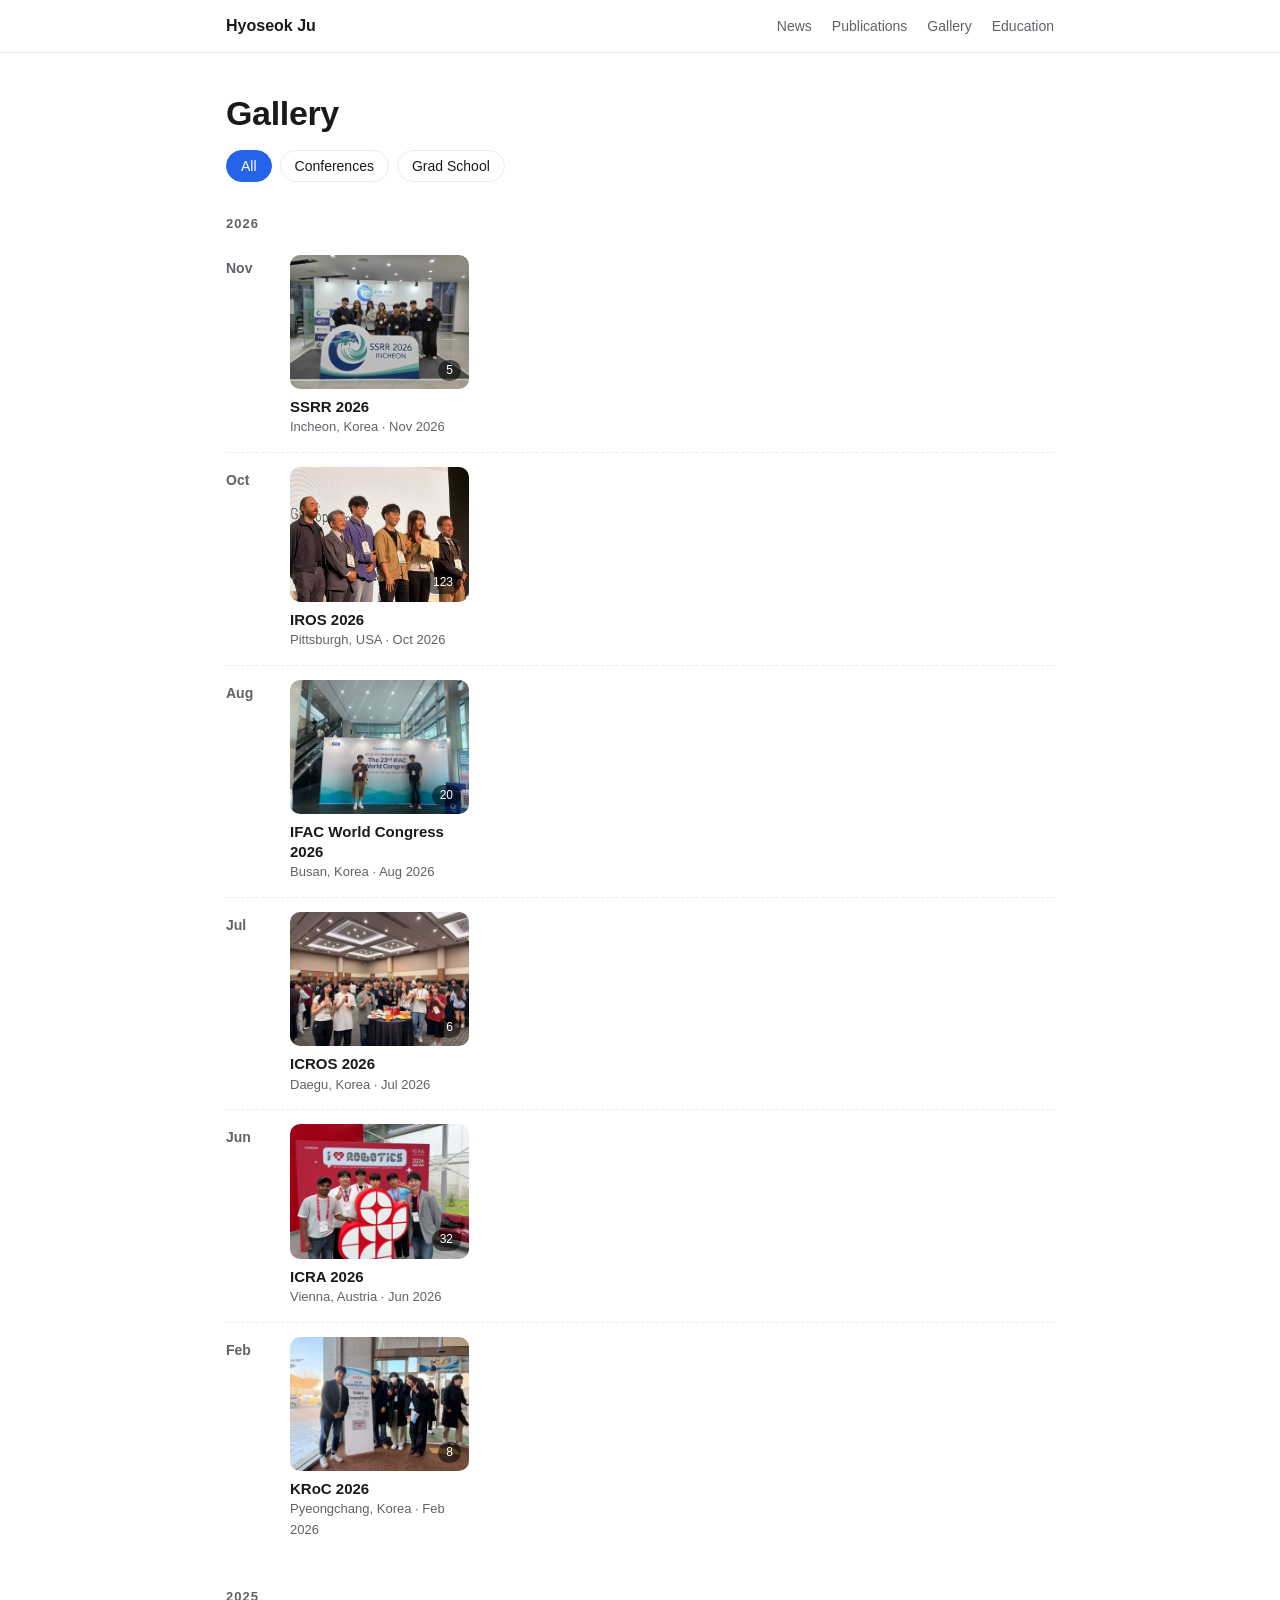
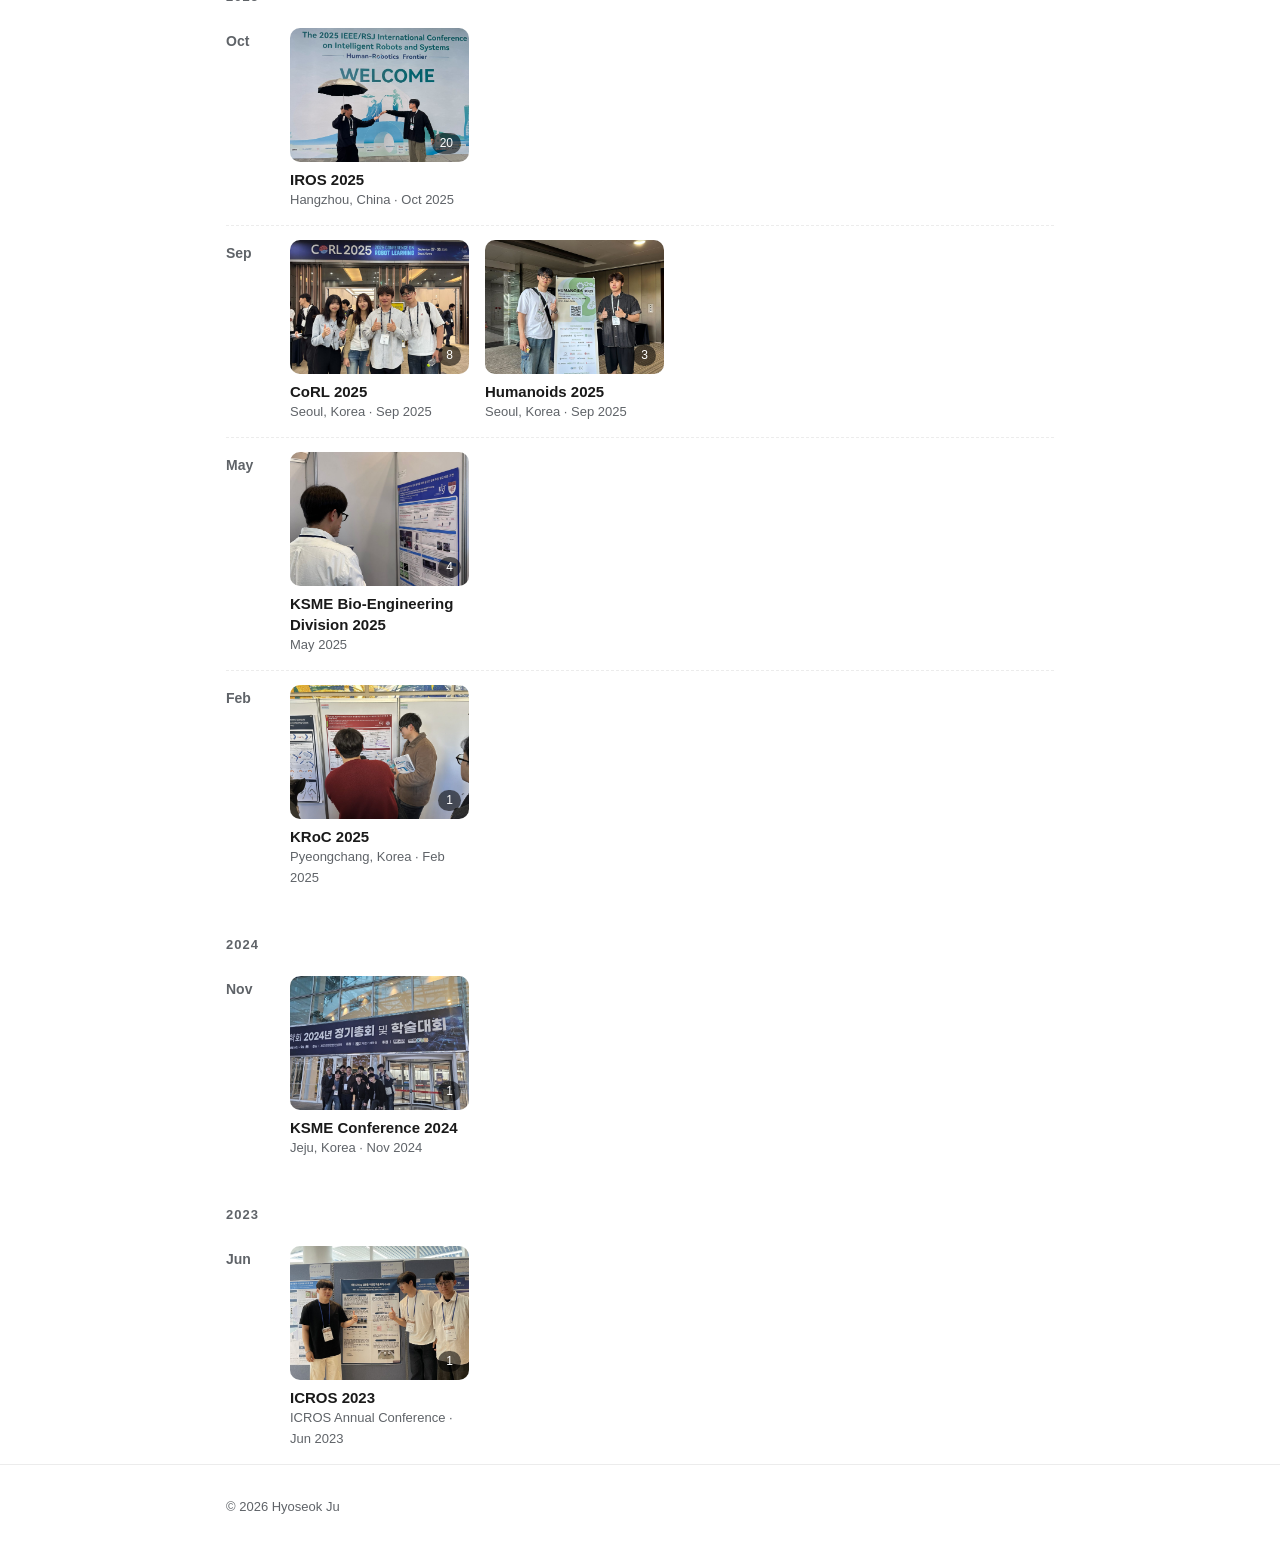
<file: gallery.html>
<!doctype html>
<html lang="en">
<head>
<meta charset="utf-8">
<meta name="viewport" content="width=device-width, initial-scale=1">
<title>Gallery · Hyoseok Ju</title>
<link rel="stylesheet" href="style.css">
</head>
<body>

<nav>
  <div class="wrap">
    <a class="brand" href="index.html">Hyoseok Ju</a>
    <a href="index.html#news">News</a>
    <a href="index.html#publications">Publications</a>
    <a href="gallery.html">Gallery</a>
    <a href="index.html#education">Education</a>
  </div>
</nav>

<main class="wrap">
  <div id="list">
    <h1 class="page-title">Gallery</h1>
    <div class="chips">
      <button data-tag="all" aria-pressed="true">All</button>
      <button data-tag="conferences" aria-pressed="false">Conferences</button>
      <button data-tag="grad-school" aria-pressed="false">Grad School</button>
      <button data-tag="personal" aria-pressed="false">Personal</button>
    </div>
    <div id="years"></div>
  </div>

  <div id="album" hidden>
    <a class="back" href="gallery.html">← All albums</a>
    <h1></h1>
    <p class="meta"></p>
    <div class="photos"></div>
    <div id="comments"></div>
  </div>
</main>

<footer>
  <div class="wrap">© 2026 Hyoseok Ju</div>
</footer>

<dialog id="lightbox">
  <button class="nav prev" aria-label="Previous">‹</button>
  <figure><div class="stage"></div><figcaption></figcaption></figure>
  <button class="nav next" aria-label="Next">›</button>
</dialog>

<script src="gallery-data.js"></script>
<script src="albums.js"></script>
<script>
  const $ = s => document.querySelector(s);
  const listEl = $('#list'), albumEl = $('#album'), photosEl = $('#album .photos'), box = $('#lightbox');

  let listTag = 'all';
  function renderList(tag) {
    listTag = tag;
    const list = sortedAlbums().filter(a => (unlocked || a.tag !== 'personal') && (tag === 'all' || a.tag === tag));
    const years = [...new Set(list.map(a => a.date.slice(0, 4)))];
    $('#years').innerHTML = years.map(y => {
      const inYear = list.filter(a => a.date.startsWith(y));
      const months = [...new Set(inYear.map(a => a.date.slice(5)))];   // '' for year-only albums
      return `<h2 class="year">${y}</h2>` + months.map(m => `
        <div class="month">
          <span>${m ? new Date(y, m - 1).toLocaleDateString('en-US', { month: 'short' }) : ''}</span>
          <div class="albums">${inYear.filter(a => a.date.slice(5) === m).map(albumCard).join('')}</div>
        </div>`).join('');
    }).join('');
    document.querySelectorAll('.chips button').forEach(b => b.setAttribute('aria-pressed', b.dataset.tag === tag));
  }
  $('.chips').addEventListener('click', e => { if (e.target.dataset.tag) renderList(e.target.dataset.tag); });

  // easter egg: until unlocked, an album shows only its cover and Personal albums are hidden. Tap the "Gallery" title 7 times
  // (Android's "tap build number to become a developer"). Remembered per browser.
  // Hides from casual visitors only: every file is still in the public repo.
  let unlocked = false;
  try { unlocked = localStorage.getItem('gallery-unlocked') === '1'; } catch {}
  const visible = a => unlocked ? a.items : a.items.filter(p => p.src === a.cover);
  $('.chips [data-tag="personal"]').hidden = !unlocked;

  const toastEl = Object.assign(document.createElement('div'), { className: 'toast', role: 'status' });
  document.body.append(toastEl);
  let toastTimer;
  function toast(msg) {
    toastEl.textContent = msg;
    toastEl.classList.add('show');
    clearTimeout(toastTimer);
    toastTimer = setTimeout(() => toastEl.classList.remove('show'), 2200);
  }

  let taps = 0, lastTap = 0;
  $('.page-title').addEventListener('click', () => {
    if (unlocked) return toast('No need, you can already see everything.');
    const now = Date.now();
    taps = now - lastTap < 1500 ? taps + 1 : 1;
    lastTap = now;
    const left = 7 - taps;
    if (left > 0 && left <= 3) toast(`You are now ${left} step${left > 1 ? 's' : ''} away from seeing every photo.`);
    if (left === 0) {
      unlocked = true;
      try { localStorage.setItem('gallery-unlocked', '1'); } catch {}
      toast('🔓 You found it! Every photo and video is unlocked.');
      $('.chips [data-tag="personal"]').hidden = false;
      renderList(listTag);
    }
  });

  let cur, view, idx;
  function route() {
    // album in ?album= (giscus login redirect strips #hash); #id still accepted for old links
    const id = new URLSearchParams(location.search).get('album') || location.hash.slice(1);
    cur = ALBUMS.find(a => a.id === id && (unlocked || a.tag !== 'personal'));
    listEl.hidden = !!cur;
    albumEl.hidden = !cur;
    if (!cur) return;
    $('#album h1').textContent = cur.title;
    $('#album .meta').textContent = [cur.place, fmtDate(cur.date), countLabel(cur)].filter(Boolean).join(' · ');
    view = visible(cur);
    photosEl.innerHTML = view.map((p, i) => `
      <figure data-i="${i}" class="${isVideo(p.src) ? 'video' : ''}">${media(p.src, p.caption)}${p.caption ? `<figcaption>${p.caption}</figcaption>` : ''}</figure>`).join('');
    loadComments(cur.id);
  }

  // giscus: one GitHub Discussion per album, keyed by album id
  function loadComments(id) {
    const s = document.createElement('script');
    Object.entries({
      src: 'https://giscus.app/client.js',
      'data-repo': 'JooHyoSeok/joohyoseok.github.io',
      'data-repo-id': 'R_kgDOU_NorA',
      'data-category': 'Announcements',
      'data-category-id': 'DIC_kwDOU_NorM4DHPGx',
      'data-mapping': 'specific',
      'data-term': id,
      'data-strict': '1',
      'data-reactions-enabled': '1',
      'data-input-position': 'top',
      'data-theme': 'light',
      'data-lang': 'en',
      crossorigin: 'anonymous',
    }).forEach(([k, v]) => s.setAttribute(k, v));
    s.async = true;
    $('#comments').replaceChildren(s);
  }

  function show(i) {
    const n = view.length;
    idx = (i + n) % n;
    const p = view[idx];
    box.querySelector('.stage').innerHTML = isVideo(p.src)
      ? `<video src="${p.src}" controls autoplay playsinline></video>`
      : `<img src="${p.src}" alt="${p.caption}">`;
    box.querySelector('figcaption').textContent = [p.caption, `${idx + 1} / ${n}`].filter(Boolean).join('  ·  ');
  }
  photosEl.addEventListener('click', e => {
    const f = e.target.closest('figure');
    if (f) { show(+f.dataset.i); box.showModal(); zoomFrom(f); }
  });

  // grow the full-size image out of the clicked thumbnail
  function zoomFrom(fig) {
    const img = box.querySelector('.stage img');
    if (!img || matchMedia('(prefers-reduced-motion: reduce)').matches) return;
    const from = fig.querySelector('img').getBoundingClientRect();
    const run = () => {
      const to = img.getBoundingClientRect();
      img.animate([
        { transformOrigin: 'top left', transform: `translate(${from.left - to.left}px, ${from.top - to.top}px) scale(${from.width / to.width}, ${from.height / to.height})` },
        { transformOrigin: 'top left', transform: 'none' },
      ], { duration: 300, easing: 'cubic-bezier(.2, .7, .2, 1)' });
    };
    img.complete ? run() : img.addEventListener('load', run, { once: true });
  }
  $('.prev').addEventListener('click', () => show(idx - 1));
  $('.next').addEventListener('click', () => show(idx + 1));
  box.addEventListener('click', e => { if (e.target === box) box.close(); });
  box.addEventListener('close', () => box.querySelector('.stage').innerHTML = '');
  box.addEventListener('keydown', e => {
    if (e.key === 'ArrowLeft') show(idx - 1);
    if (e.key === 'ArrowRight') show(idx + 1);
  });

  renderList('all');
  route();
</script>

</body>
</html>
</file>
<file: style.css>
:root {
  color-scheme: light;
  --bg: #ffffff;
  --fg: #1a1a1a;
  --muted: #5f6368;
  --line: #ececec;
  --accent: #2563eb;
  --tag-bg: #eaf1ff;
  --thumb-a: #dbeafe;
  --thumb-b: #fde7d3;
}

* { box-sizing: border-box; }
html { -webkit-text-size-adjust: 100%; scroll-behavior: smooth; scroll-padding-top: 64px; }
@media (prefers-reduced-motion: reduce) { html { scroll-behavior: auto; } }
body {
  margin: 0;
  background: var(--bg);
  color: var(--fg);
  font: 16px/1.6 -apple-system, BlinkMacSystemFont, "Segoe UI", "Apple SD Gothic Neo", "Noto Sans KR", Roboto, sans-serif;
}
a { color: var(--accent); text-decoration: none; }
a:hover { text-decoration: underline; }
.wrap { max-width: 860px; margin: 0 auto; padding: 0 16px; }

/* nav */
nav {
  position: sticky; top: 0; z-index: 10;
  background: color-mix(in srgb, var(--bg) 88%, transparent);
  backdrop-filter: blur(8px);
  border-bottom: 1px solid var(--line);
}
nav .wrap { display: flex; align-items: center; gap: 20px; height: 52px; overflow-x: auto; }
nav .brand { font-weight: 650; color: var(--fg); margin-right: auto; white-space: nowrap; }
nav a:not(.brand) { color: var(--muted); font-size: 14px; white-space: nowrap; }
nav a:not(.brand):hover { color: var(--fg); text-decoration: none; }
nav a:not(.brand) { position: relative; transition: color .2s; }
nav a:not(.brand)::after { content: ""; position: absolute; left: 0; right: 0; bottom: -4px; height: 2px; background: var(--accent); transform: scaleX(0); transition: transform .25s; }
nav a.active { color: var(--fg); }
nav a.active::after { transform: scaleX(1); }


/* header */
header { display: grid; grid-template-columns: 1fr 200px; gap: 40px; align-items: center; padding: 56px 0 40px; }
h1 { font-size: 34px; line-height: 1.2; margin: 0 0 4px; letter-spacing: -0.01em; }
.ko { color: var(--muted); font-weight: 400; font-size: 20px; margin-left: 6px; }
.role { color: var(--muted); margin: 0 0 18px; }
.bio p { margin: 0 0 12px; }
.links { display: flex; flex-wrap: wrap; gap: 8px 18px; margin-top: 18px; font-size: 15px; }
.photo {
  width: 200px; aspect-ratio: 3 / 4; border-radius: 16px;
  object-fit: cover; display: block;
  box-shadow: 0 8px 24px rgba(0, 0, 0, .08);
  transition: opacity .4s;
}
/* photo3d.js: point-cloud version of the photo on hover */
.photo-wrap { position: relative; cursor: pointer; }
.photo-wrap canvas { position: absolute; inset: 0; width: 100%; height: 100%; opacity: 0; transition: opacity .4s; pointer-events: none; }
.photo-wrap.on canvas { opacity: 1; }
.photo-wrap.on .photo { opacity: 0; }
.photo-wrap::after {
  content: "3D"; position: absolute; left: 10px; bottom: 10px;
  font-size: 11px; font-weight: 700; letter-spacing: .05em; color: #fff;
  background: rgba(0, 0, 0, .45); padding: 2px 8px; border-radius: 999px;
  transition: opacity .3s;
}
.photo-wrap.on::after { opacity: 0; }

/* sections */
section { padding: 28px 0; border-top: 1px solid var(--line); }
h2 { font-size: 13px; text-transform: uppercase; letter-spacing: 0.08em; color: var(--muted); margin: 0 0 18px; font-weight: 600; }

.interests { display: flex; flex-wrap: wrap; gap: 8px; padding: 0; margin: 0; list-style: none; }
.interests li { background: var(--tag-bg); color: var(--accent); padding: 4px 12px; border-radius: 999px; font-size: 14px; }

.news { list-style: none; padding: 0; margin: 0; }
.news li { display: grid; grid-template-columns: 90px 1fr; gap: 12px; padding: 6px 0; }
.news time { color: var(--muted); font-variant-numeric: tabular-nums; font-size: 14px; padding-top: 1px; }

.pub { display: grid; grid-template-columns: 200px 1fr; gap: 24px; padding: 16px 0; }
.pub + .pub { border-top: 1px dashed var(--line); }
.thumb {
  aspect-ratio: 16 / 10; border-radius: 8px; width: 100%;
  background: linear-gradient(135deg, var(--thumb-a), var(--thumb-b));
  object-fit: cover;
  display: grid; place-items: center;
  font-weight: 700; font-size: 18px; letter-spacing: .02em; color: #1e3a8a;
}
.pub h3 { font-size: 17px; margin: 0 0 4px; line-height: 1.35; }
.authors { margin: 0; font-size: 15px; }
.authors b { font-weight: 650; }
.authors .eq { color: var(--muted); font-size: 13px; }
.venue { margin: 2px 0 8px; font-style: italic; color: var(--muted); font-size: 15px; }
.award { display: inline-block; margin: 0 0 8px; padding: 2px 10px; border-radius: 6px; background: #fff4d6; color: #92400e; font-size: 13px; font-weight: 600; }
.pub-links { display: flex; flex-wrap: wrap; gap: 6px; }
.pub-links a {
  font-size: 13px; padding: 2px 10px; border: 1px solid var(--line); border-radius: 6px; color: var(--fg);
}
.pub-links a:hover { border-color: var(--accent); color: var(--accent); text-decoration: none; }
.sub { font-size: 15px; margin: 8px 0 4px; }
.sub ~ .sub { margin-top: 28px; }

.timeline { list-style: none; padding: 0; margin: 0; }
.timeline li { display: grid; grid-template-columns: 130px 1fr; gap: 12px; padding: 6px 0; }
.timeline .when { color: var(--muted); font-size: 14px; font-variant-numeric: tabular-nums; padding-top: 1px; }
.timeline .what b { font-weight: 600; }
.timeline .what span { display: block; color: var(--muted); font-size: 14px; }


/* gallery: album cards */
.sec-head { display: flex; justify-content: space-between; align-items: baseline; margin-bottom: 18px; }
.sec-head h2 { margin: 0; }
.sec-head a { font-size: 14px; }
.albums { display: grid; grid-template-columns: repeat(auto-fill, minmax(160px, 1fr)); gap: 20px 16px; }
.card { display: block; color: var(--fg); }
.card:hover { text-decoration: none; }
.cover { position: relative; aspect-ratio: 4 / 3; border-radius: 10px; overflow: hidden; background: var(--thumb-a); }
.cover img, .cover video { width: 100%; height: 100%; object-fit: cover; display: block; transition: transform .3s; }
.card:hover .cover > :first-child { transform: scale(1.04); }
.count { position: absolute; right: 8px; bottom: 8px; background: rgba(0,0,0,.55); color: #fff; font-size: 12px; padding: 1px 8px; border-radius: 999px; }
.card b { display: block; font-size: 15px; font-weight: 600; margin-top: 8px; line-height: 1.35; }
.card .meta { display: block; font-size: 13px; color: var(--muted); }

/* gallery page */
.page-title { margin: 40px 0 16px; user-select: none; -webkit-user-select: none; touch-action: manipulation; -webkit-tap-highlight-color: transparent; }
.toast {
  position: fixed; left: 50%; bottom: 32px; z-index: 20; transform: translate(-50%, 8px);
  max-width: calc(100% - 32px); background: rgba(32, 33, 36, .92); color: #fff;
  font-size: 14px; padding: 10px 18px; border-radius: 999px;
  opacity: 0; pointer-events: none; transition: opacity .2s, transform .2s;
}
.toast.show { opacity: 1; transform: translate(-50%, 0); }
.chips { display: flex; flex-wrap: wrap; gap: 8px; margin-bottom: 8px; }
.chips button { font: inherit; font-size: 14px; border: 1px solid var(--line); background: var(--bg); color: var(--fg); padding: 4px 14px; border-radius: 999px; cursor: pointer; }
.chips button[aria-pressed="true"] { background: var(--accent); border-color: var(--accent); color: #fff; }
.year { margin: 32px 0 6px; }
.month { display: grid; grid-template-columns: 48px 1fr; gap: 16px; padding: 14px 0; }
.month + .month { border-top: 1px dashed var(--line); }
.month > span { font-size: 14px; font-weight: 600; color: var(--muted); padding-top: 2px; }
.back { display: inline-block; margin-top: 32px; font-size: 14px; }
#album h1 { margin-top: 12px; }
#album .meta { color: var(--muted); margin: 0 0 24px; }
.photos { columns: 3 160px; column-gap: 12px; }
#comments { margin: 36px 0 48px; padding-top: 24px; border-top: 1px solid var(--line); }
.photos figure { margin: 0 0 12px; break-inside: avoid; cursor: zoom-in; }
.photos figure { position: relative; }
.photos figure.video::after { content: "▶"; position: absolute; top: 8px; left: 8px; background: rgba(0,0,0,.55); color: #fff; font-size: 11px; padding: 2px 8px; border-radius: 999px; }
.photos img, .photos video { width: 100%; display: block; border-radius: 8px; background: var(--thumb-a); }
.photos img:hover { opacity: .85; }
.photos figcaption { font-size: 13px; color: var(--muted); margin-top: 4px; }

/* lightbox */
dialog { border: 0; outline: none; padding: 0; margin: 0; background: transparent; width: 100vw; height: 100vh; max-width: none; max-height: none; }
dialog[open] { display: flex; align-items: center; justify-content: center; }
dialog::backdrop { background: rgba(0, 0, 0, .9); }
dialog[open]::backdrop { animation: fade-in .25s ease-out; }
@keyframes fade-in { from { opacity: 0; } }
dialog figure { margin: 0; text-align: center; }
dialog img, dialog video { max-width: 88vw; max-height: 84vh; display: block; margin: 0 auto; border-radius: 6px; }
dialog figcaption { color: #ddd; font-size: 14px; margin-top: 10px; }
dialog .nav { position: fixed; top: 50%; transform: translateY(-50%); width: 44px; height: 44px; border-radius: 50%; border: 0; background: rgba(255,255,255,.15); color: #fff; font-size: 26px; line-height: 1; cursor: pointer; }
dialog .nav:hover { background: rgba(255,255,255,.3); }
dialog .prev { left: 12px; }
dialog .next { right: 12px; }

footer { padding: 32px 0 48px; color: var(--muted); font-size: 13px; border-top: 1px solid var(--line); }

@media (max-width: 640px) {
  header { grid-template-columns: 1fr; gap: 24px; padding-top: 32px; }
  .photo-wrap { order: -1; }
  .photo { width: 140px; }
  h1 { font-size: 28px; }
  .pub { grid-template-columns: 1fr; gap: 12px; }
  .thumb { max-width: 320px; }
  .news li, .timeline li { grid-template-columns: 1fr; gap: 0; }
  .month { grid-template-columns: 1fr; gap: 8px; }
}
</file>
